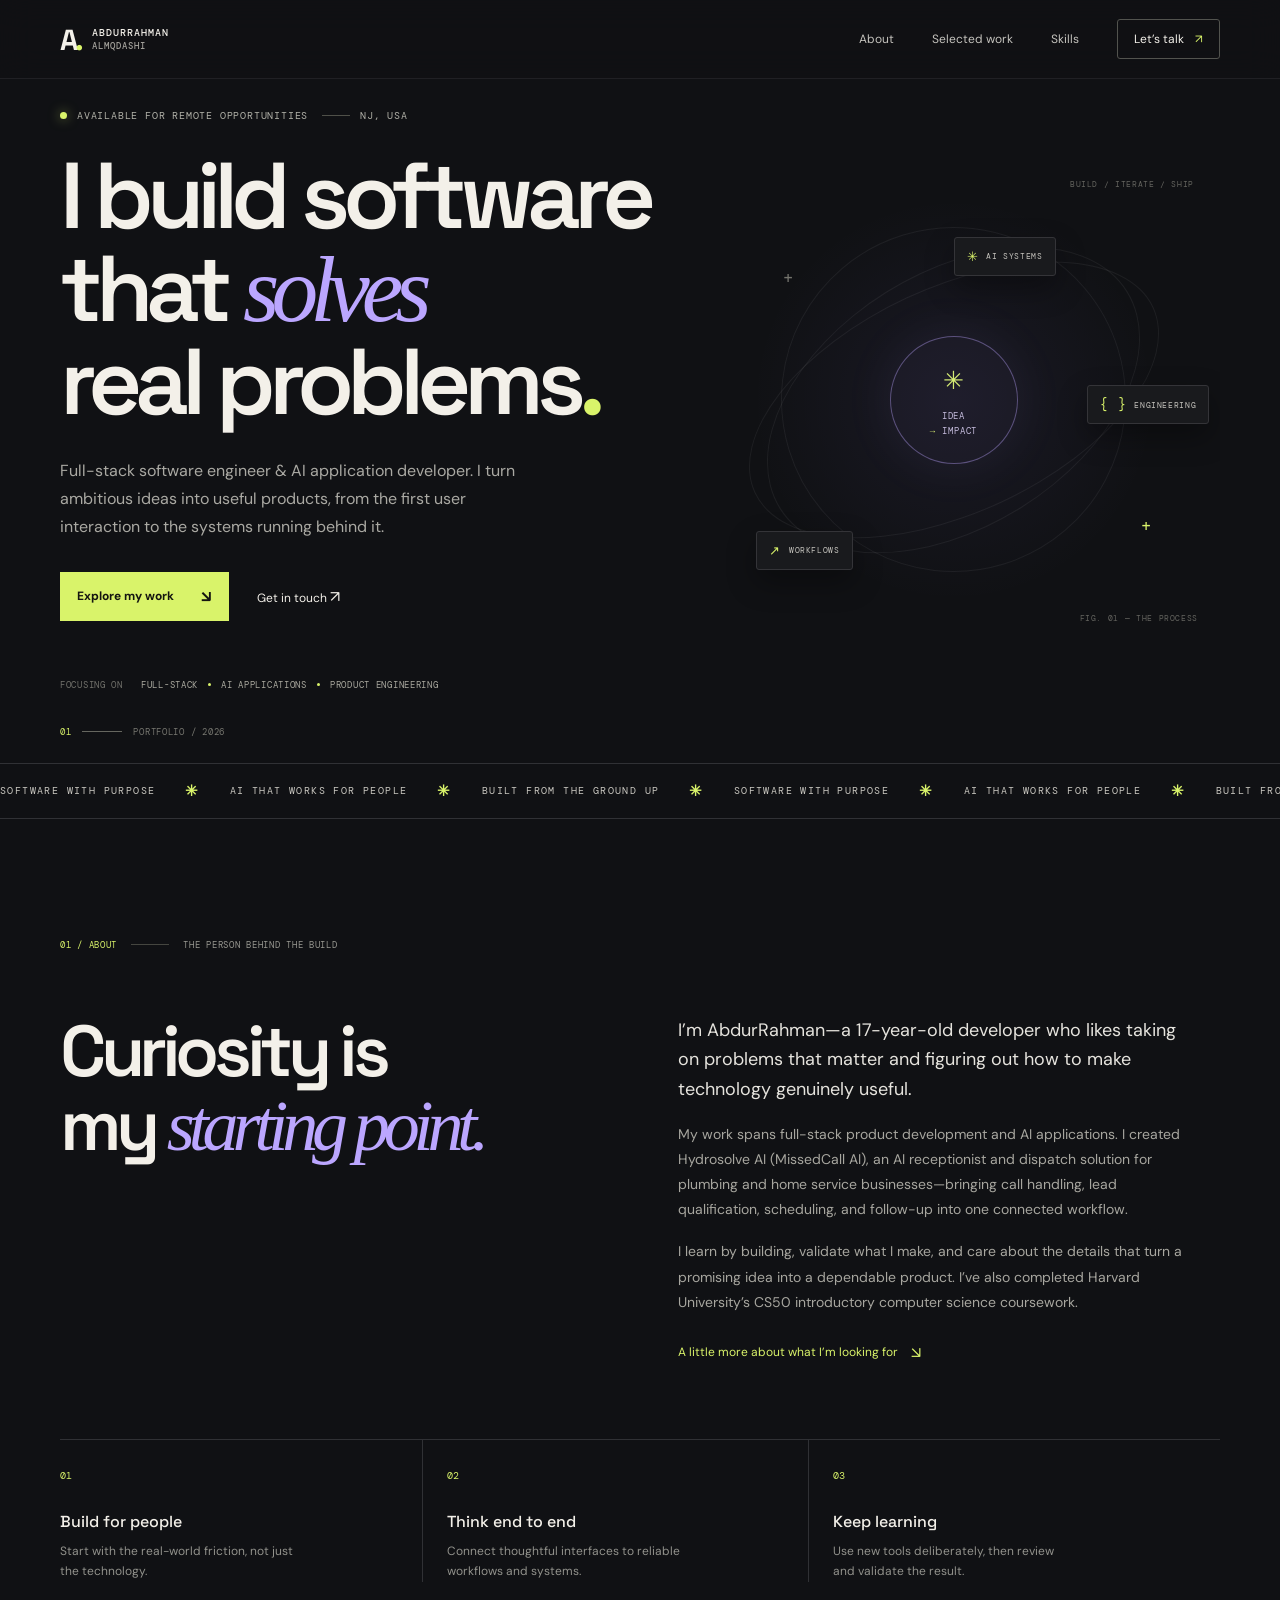
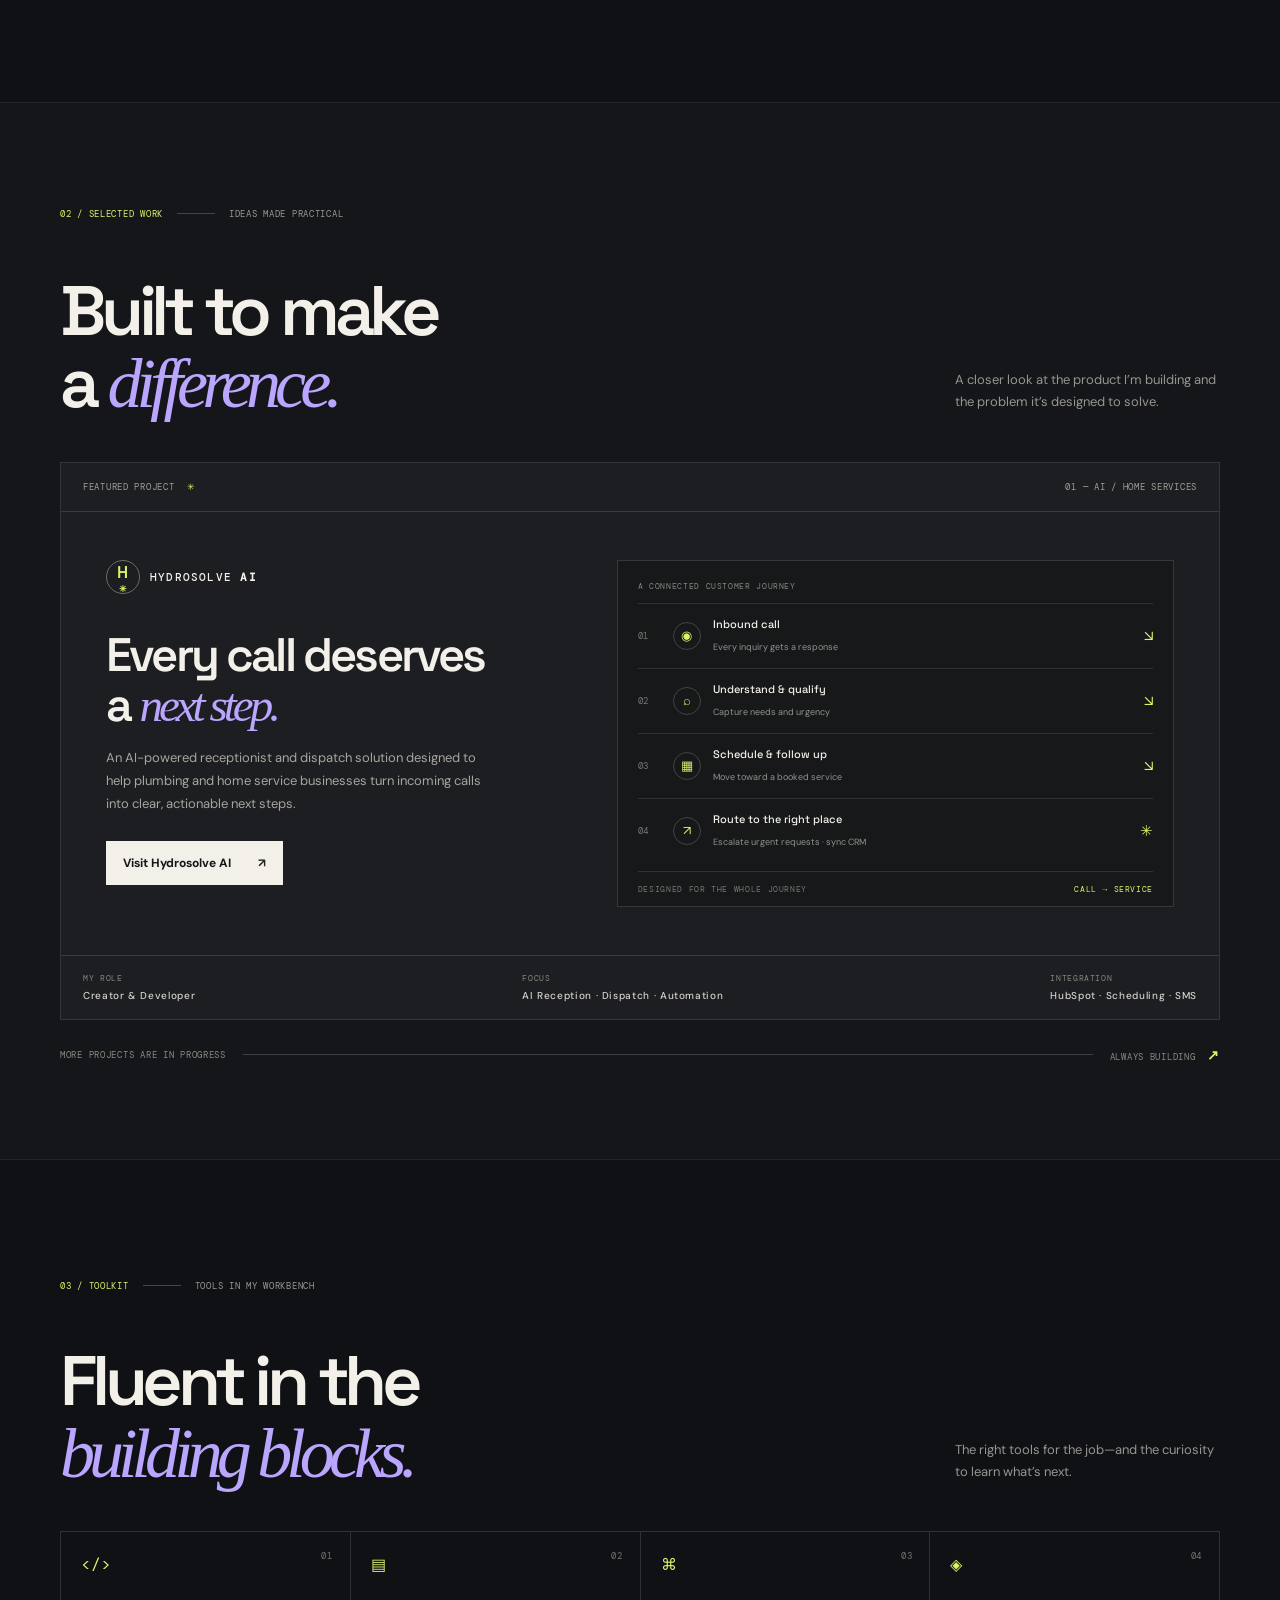
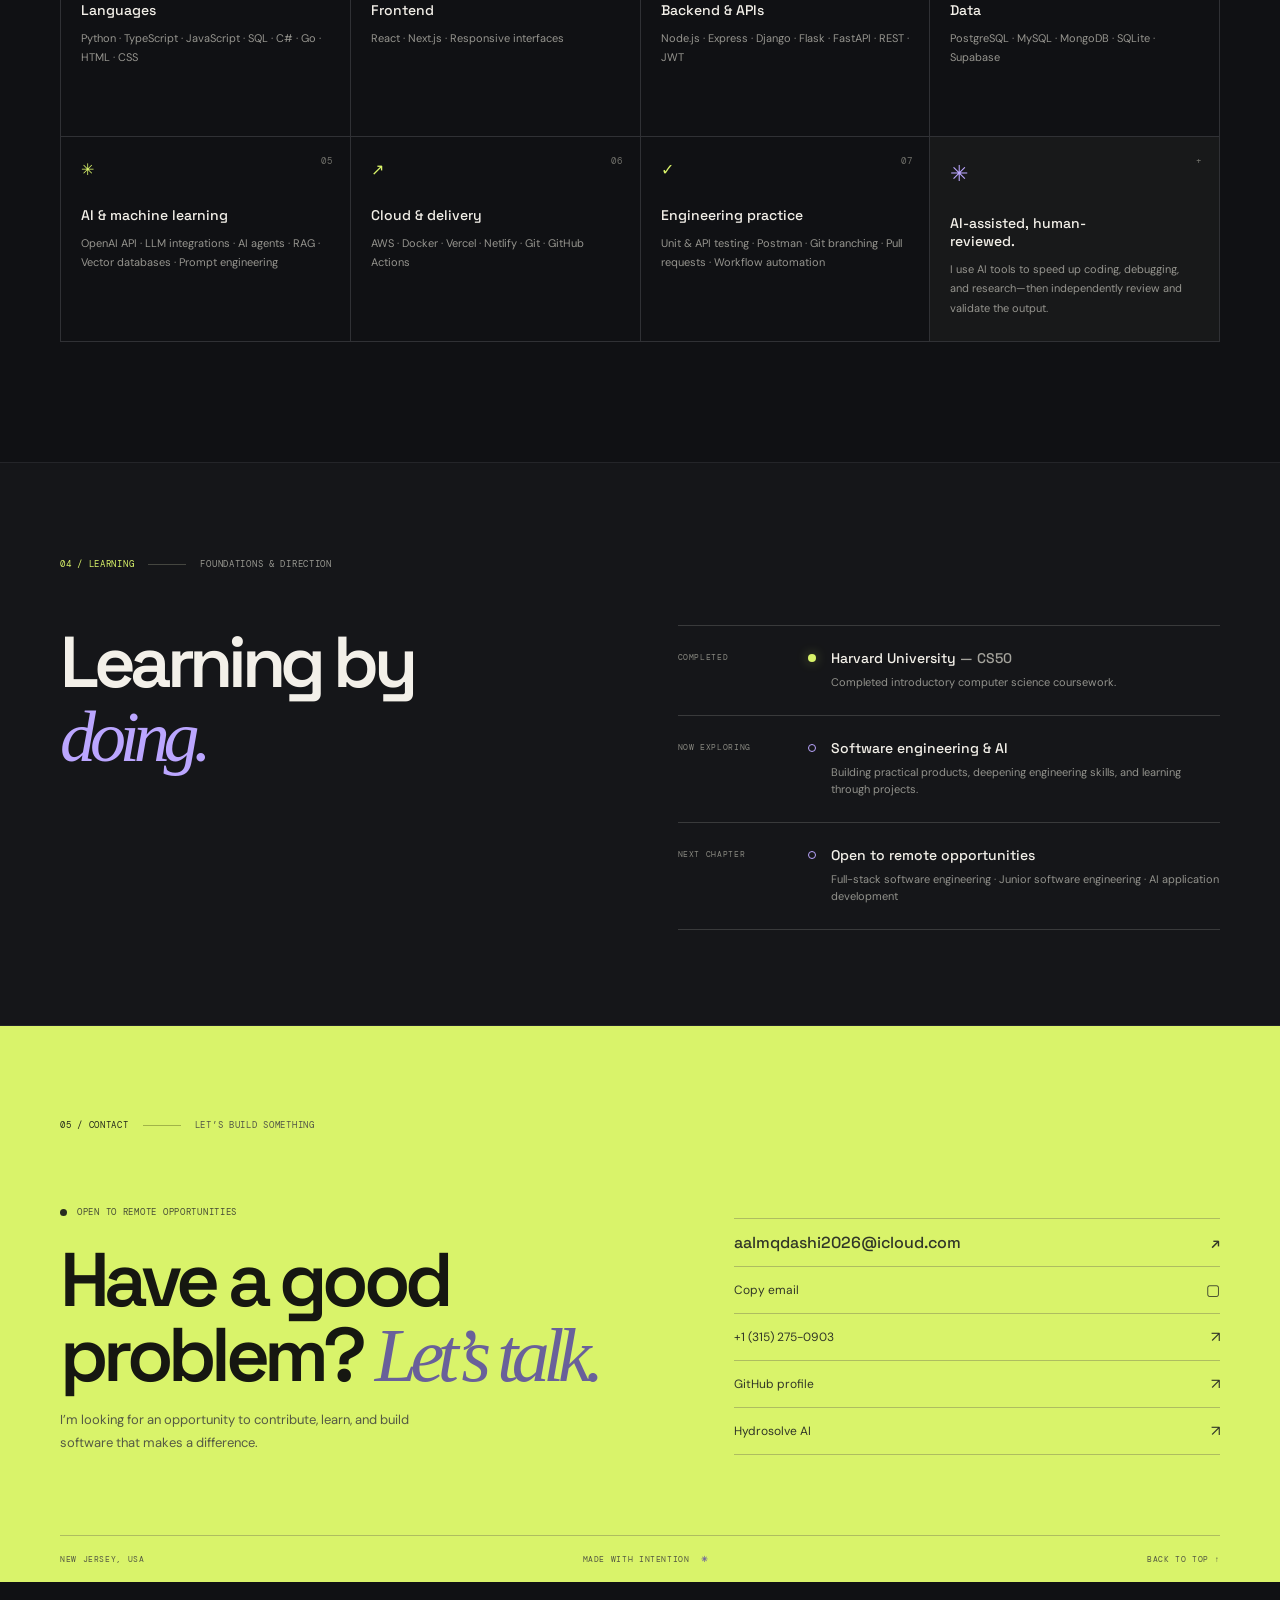
<file: index.html>
<!doctype html>
<html lang="en">
<head>
  <meta charset="utf-8">
  <meta name="viewport" content="width=device-width, initial-scale=1">
  <meta name="theme-color" content="#101114">
  <meta name="description" content="AbdurRahman Almqdashi is a full-stack software engineer and AI application developer building practical software and thoughtful AI workflows.">
  <title>AbdurRahman Almqdashi — Software Engineer & AI Builder</title>
  <link rel="preconnect" href="https://fonts.googleapis.com">
  <link rel="preconnect" href="https://fonts.gstatic.com" crossorigin>
  <link href="https://fonts.googleapis.com/css2?family=DM+Mono:wght@400;500&family=DM+Sans:wght@400;500;600;700&family=Space+Grotesk:wght@400;500;600;700&display=swap" rel="stylesheet">
  <link rel="stylesheet" href="styles.css">
  <script src="script.js" defer></script>
</head>
<body>
  <a class="skip-link" href="#main">Skip to content</a>
  <header class="site-header">
    <nav class="nav shell" aria-label="Main navigation">
      <a class="wordmark" href="#home" aria-label="AbdurRahman Almqdashi, home"><span class="mark">A<span>.</span></span><span class="wordmark-name">ABDURRAHMAN<br><small>ALMQDASHI</small></span></a>
      <button class="menu-toggle" aria-expanded="false" aria-controls="nav-links" aria-label="Open navigation"><span></span><span></span></button>
      <div class="nav-links" id="nav-links">
        <a href="#about">About</a><a href="#work">Selected work</a><a href="#skills">Skills</a><a href="#contact" class="nav-contact">Let’s talk <span aria-hidden="true">↗</span></a>
      </div>
    </nav>
  </header>

  <main id="main">
    <section class="hero shell" id="home" aria-labelledby="hero-title">
      <div class="hero-copy">
        <div class="eyebrow"><span class="status-dot"></span> AVAILABLE FOR REMOTE OPPORTUNITIES <span class="eyebrow-line"></span> NJ, USA</div>
        <h1 id="hero-title">I build software<br>that <span class="serif-accent">solves</span><br>real problems<span class="accent-dot">.</span></h1>
        <p class="hero-intro">Full-stack software engineer &amp; AI application developer. I turn ambitious ideas into useful products, from the first user interaction to the systems running behind it.</p>
        <div class="hero-actions"><a class="button button-primary" href="#work">Explore my work <span aria-hidden="true">↘</span></a><a class="text-link" href="mailto:aalmqdashi2026@icloud.com">Get in touch <span aria-hidden="true">↗</span></a></div>
        <div class="hero-meta"><span>FOCUSING ON</span><span>FULL-STACK</span><i></i><span>AI APPLICATIONS</span><i></i><span>PRODUCT ENGINEERING</span></div>
      </div>
      <div class="hero-art" aria-label="Abstract illustration representing connected software systems" role="img">
        <div class="art-orbit orbit-one"></div><div class="art-orbit orbit-two"></div><div class="art-orbit orbit-three"></div>
        <div class="art-core"><span class="core-spark">✳</span><span>IDEA<br><b>→</b> IMPACT</span></div>
        <div class="orbit-node node-ai"><span class="node-icon">✳</span><span>AI SYSTEMS</span></div>
        <div class="orbit-node node-code"><span class="node-icon">{ }</span><span>ENGINEERING</span></div>
        <div class="orbit-node node-flow"><span class="node-icon">↗</span><span>WORKFLOWS</span></div>
        <div class="art-label label-top">BUILD / ITERATE / SHIP</div><div class="art-label label-bottom">FIG. 01 — THE PROCESS</div>
        <span class="art-plus plus-one">+</span><span class="art-plus plus-two">+</span>
      </div>
      <div class="hero-index"><span>01</span><span class="index-line"></span><span>PORTFOLIO / 2026</span></div>
    </section>

    <section class="ticker" aria-label="Areas of focus"><div class="ticker-track"><span>SOFTWARE WITH PURPOSE</span><b>✳</b><span>AI THAT WORKS FOR PEOPLE</span><b>✳</b><span>BUILT FROM THE GROUND UP</span><b>✳</b><span>SOFTWARE WITH PURPOSE</span><b>✳</b><span>AI THAT WORKS FOR PEOPLE</span><b>✳</b><span>BUILT FROM THE GROUND UP</span><b>✳</b></div></section>

    <section class="section about shell" id="about">
      <div class="section-kicker"><span>01 / ABOUT</span><span class="kicker-rule"></span><span>THE PERSON BEHIND THE BUILD</span></div>
      <div class="about-grid"><h2>Curiosity is<br>my <span class="serif-accent">starting point.</span></h2><div class="about-copy"><p class="lead">I’m AbdurRahman—a 17-year-old developer who likes taking on problems that matter and figuring out how to make technology genuinely useful.</p><p>My work spans full-stack product development and AI applications. I created Hydrosolve AI (MissedCall AI), an AI receptionist and dispatch solution for plumbing and home service businesses—bringing call handling, lead qualification, scheduling, and follow-up into one connected workflow.</p><p>I learn by building, validate what I make, and care about the details that turn a promising idea into a dependable product. I’ve also completed Harvard University’s CS50 introductory computer science coursework.</p><a class="arrow-link" href="#contact">A little more about what I’m looking for <span>↘</span></a></div></div>
      <div class="principles"><article><span class="principle-no">01</span><h3>Build for people</h3><p>Start with the real-world friction, not just the technology.</p></article><article><span class="principle-no">02</span><h3>Think end to end</h3><p>Connect thoughtful interfaces to reliable workflows and systems.</p></article><article><span class="principle-no">03</span><h3>Keep learning</h3><p>Use new tools deliberately, then review and validate the result.</p></article></div>
    </section>

    <section class="section work-section" id="work">
      <div class="shell"><div class="section-kicker"><span>02 / SELECTED WORK</span><span class="kicker-rule"></span><span>IDEAS MADE PRACTICAL</span></div>
        <div class="work-heading"><h2>Built to make<br>a <span class="serif-accent">difference.</span></h2><p>A closer look at the product I’m building and the problem it’s designed to solve.</p></div>
        <article class="project-card">
          <div class="project-topline"><span>FEATURED PROJECT <span class="project-star">✳</span></span><span>01 — AI / HOME SERVICES</span></div>
          <div class="project-main"><div class="project-copy"><div class="project-brand"><span class="brand-symbol">H<span>✳</span></span><span>HYDROSOLVE <b>AI</b></span></div><h3>Every call deserves<br>a <span class="serif-accent">next step.</span></h3><p class="project-description">An AI-powered receptionist and dispatch solution designed to help plumbing and home service businesses turn incoming calls into clear, actionable next steps.</p><a class="button button-light" href="https://hydrosolveai.com" target="_blank" rel="noreferrer">Visit Hydrosolve AI <span aria-hidden="true">↗</span></a></div>
            <div class="workflow" aria-label="Hydrosolve AI workflow diagram"><div class="workflow-label">A CONNECTED CUSTOMER JOURNEY</div><div class="flow-step"><span class="flow-number">01</span><span class="flow-icon">◉</span><div><b>Inbound call</b><small>Every inquiry gets a response</small></div><span class="flow-check">↘</span></div><div class="flow-step"><span class="flow-number">02</span><span class="flow-icon">⌕</span><div><b>Understand &amp; qualify</b><small>Capture needs and urgency</small></div><span class="flow-check">↘</span></div><div class="flow-step"><span class="flow-number">03</span><span class="flow-icon">▦</span><div><b>Schedule &amp; follow up</b><small>Move toward a booked service</small></div><span class="flow-check">↘</span></div><div class="flow-step"><span class="flow-number">04</span><span class="flow-icon">↗</span><div><b>Route to the right place</b><small>Escalate urgent requests · sync CRM</small></div><span class="flow-check">✳</span></div><div class="workflow-foot"><span>DESIGNED FOR THE WHOLE JOURNEY</span><span>CALL → SERVICE</span></div></div>
          </div>
          <div class="project-bottom"><span>MY ROLE <b>Creator &amp; Developer</b></span><span>FOCUS <b>AI Reception · Dispatch · Automation</b></span><span>INTEGRATION <b>HubSpot · Scheduling · SMS</b></span></div>
        </article>
        <div class="next-project"><span>MORE PROJECTS ARE IN PROGRESS</span><span class="next-line"></span><span>ALWAYS BUILDING <b>↗</b></span></div>
      </div>
    </section>

    <section class="section skills shell" id="skills">
      <div class="section-kicker"><span>03 / TOOLKIT</span><span class="kicker-rule"></span><span>TOOLS IN MY WORKBENCH</span></div>
      <div class="skills-heading"><h2>Fluent in the<br><span class="serif-accent">building blocks.</span></h2><p>The right tools for the job—and the curiosity to learn what’s next.</p></div>
      <div class="skill-grid">
        <article class="skill-card"><span class="skill-index">01</span><span class="skill-icon">&lt;/&gt;</span><h3>Languages</h3><p>Python · TypeScript · JavaScript · SQL · C# · Go · HTML · CSS</p></article>
        <article class="skill-card"><span class="skill-index">02</span><span class="skill-icon">▤</span><h3>Frontend</h3><p>React · Next.js · Responsive interfaces</p></article>
        <article class="skill-card"><span class="skill-index">03</span><span class="skill-icon">⌘</span><h3>Backend &amp; APIs</h3><p>Node.js · Express · Django · Flask · FastAPI · REST · JWT</p></article>
        <article class="skill-card"><span class="skill-index">04</span><span class="skill-icon">◈</span><h3>Data</h3><p>PostgreSQL · MySQL · MongoDB · SQLite · Supabase</p></article>
        <article class="skill-card"><span class="skill-index">05</span><span class="skill-icon">✳</span><h3>AI &amp; machine learning</h3><p>OpenAI API · LLM integrations · AI agents · RAG · Vector databases · Prompt engineering</p></article>
        <article class="skill-card"><span class="skill-index">06</span><span class="skill-icon">↗</span><h3>Cloud &amp; delivery</h3><p>AWS · Docker · Vercel · Netlify · Git · GitHub Actions</p></article>
        <article class="skill-card"><span class="skill-index">07</span><span class="skill-icon">✓</span><h3>Engineering practice</h3><p>Unit &amp; API testing · Postman · Git branching · Pull requests · Workflow automation</p></article>
        <article class="skill-card skill-note"><span class="skill-index">+</span><span class="note-asterisk">✳</span><h3>AI-assisted, human-reviewed.</h3><p>I use AI tools to speed up coding, debugging, and research—then independently review and validate the output.</p></article>
      </div>
    </section>

    <section class="section path-section"><div class="shell"><div class="section-kicker"><span>04 / LEARNING</span><span class="kicker-rule"></span><span>FOUNDATIONS &amp; DIRECTION</span></div><div class="path-grid"><h2>Learning by<br><span class="serif-accent">doing.</span></h2><div class="path-items"><article class="path-item"><span class="path-date">COMPLETED</span><div><span class="path-dot"></span><h3>Harvard University <span>— CS50</span></h3><p>Completed introductory computer science coursework.</p></div></article><article class="path-item"><span class="path-date">NOW EXPLORING</span><div><span class="path-dot path-dot-open"></span><h3>Software engineering &amp; AI</h3><p>Building practical products, deepening engineering skills, and learning through projects.</p></div></article><article class="path-item"><span class="path-date">NEXT CHAPTER</span><div><span class="path-dot path-dot-open"></span><h3>Open to remote opportunities</h3><p>Full-stack software engineering · Junior software engineering · AI application development</p></div></article></div></div></div></section>

    <section class="contact-section" id="contact"><div class="shell contact-inner"><div class="section-kicker"><span>05 / CONTACT</span><span class="kicker-rule"></span><span>LET’S BUILD SOMETHING</span></div><div class="contact-content"><div><div class="eyebrow contact-eyebrow"><span class="status-dot"></span> OPEN TO REMOTE OPPORTUNITIES</div><h2>Have a good<br>problem? <span class="serif-accent">Let’s talk.</span></h2><p>I’m looking for an opportunity to contribute, learn, and build software that makes a difference.</p></div><div class="contact-links"><a class="contact-email" href="mailto:aalmqdashi2026@icloud.com">aalmqdashi2026@icloud.com <span>↗</span></a><button class="copy-email" type="button" data-email="aalmqdashi2026@icloud.com">Copy email <span aria-hidden="true">▢</span></button><a href="tel:+13152750903">+1 (315) 275-0903 <span>↗</span></a><a href="https://github.com/aalmqdashi2026-crypto" target="_blank" rel="noreferrer">GitHub profile <span>↗</span></a><a href="https://hydrosolveai.com" target="_blank" rel="noreferrer">Hydrosolve AI <span>↗</span></a></div></div><div class="contact-bottom"><span>NEW JERSEY, USA</span><span>MADE WITH INTENTION <b>✳</b></span><a href="#home">BACK TO TOP ↑</a></div></div></section>
  </main>
  <footer class="footer"><div class="shell"><span>© <span id="year">2026</span> ABDURRAHMAN ALMQDASHI</span><span>DESIGNED TO KEEP BUILDING <b>↗</b></span></div></footer>
  <div class="toast" role="status" aria-live="polite"></div>
</body>
</html>
</file>
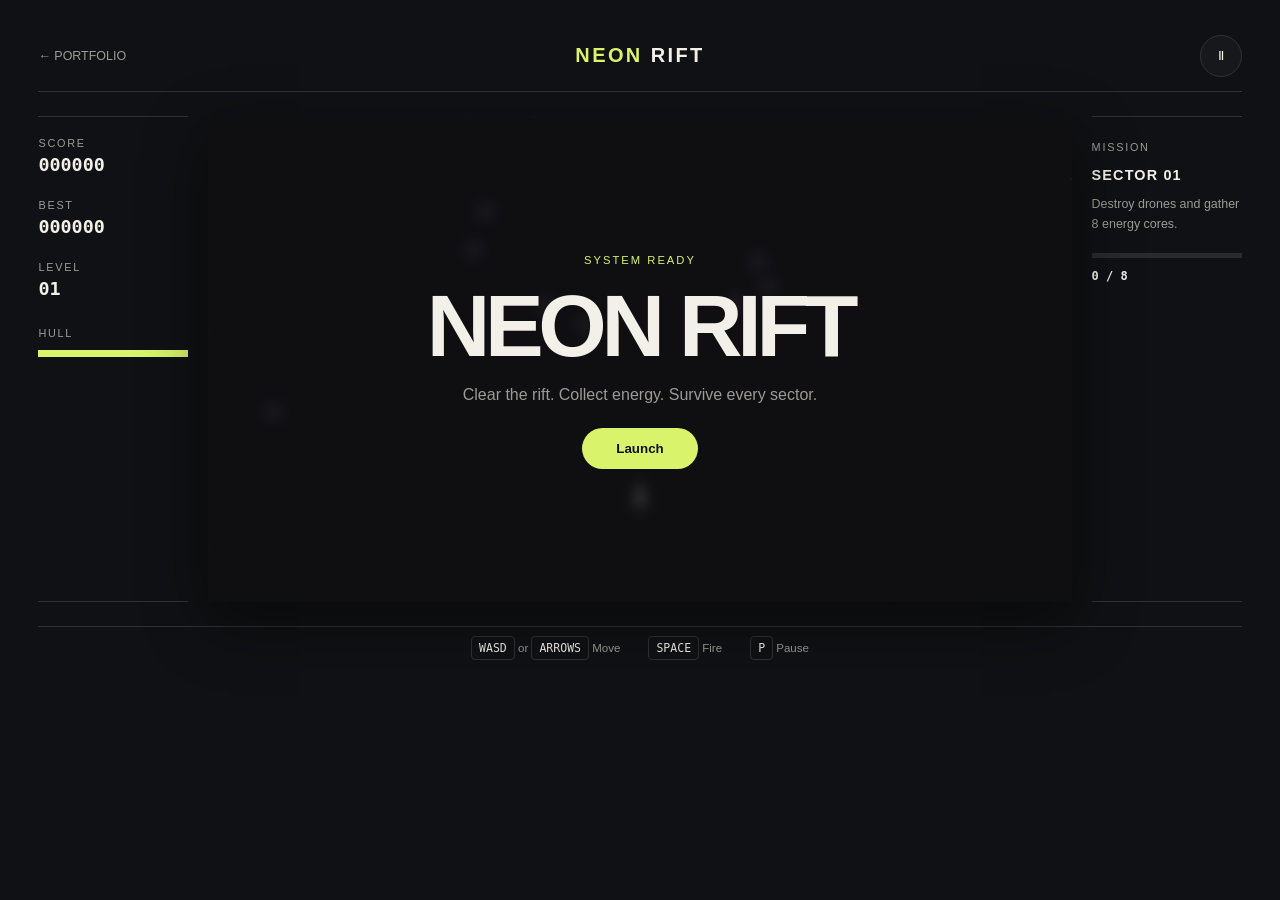
<file: game/index.html>
<!doctype html>
<html lang="en">
<head>
  <meta charset="utf-8">
  <meta name="viewport" content="width=device-width, initial-scale=1">
  <meta name="theme-color" content="#101114">
  <title>Neon Rift — 2D Arcade Game</title>
  <link rel="stylesheet" href="game.css">
  <script src="game.js" defer></script>
</head>
<body>
  <main class="game-shell">
    <header class="game-header">
      <a class="back" href="../index.html">← Portfolio</a>
      <div class="brand"><span>NEON</span> RIFT</div>
      <button id="pauseButton" class="icon-button" type="button" aria-label="Pause game">Ⅱ</button>
    </header>

    <section class="game-layout">
      <aside class="stats" aria-label="Game status">
        <div class="stat"><span>SCORE</span><strong id="score">000000</strong></div>
        <div class="stat"><span>BEST</span><strong id="best">000000</strong></div>
        <div class="stat"><span>LEVEL</span><strong id="level">01</strong></div>
        <div class="health-wrap"><span>HULL</span><div class="health-bar"><i id="healthBar"></i></div></div>
      </aside>

      <div class="canvas-wrap">
        <canvas id="gameCanvas" width="960" height="540" aria-label="Neon Rift game area"></canvas>
        <div id="overlay" class="overlay">
          <p id="overlayKicker">SYSTEM READY</p>
          <h1 id="overlayTitle">NEON RIFT</h1>
          <p id="overlayText">Clear the rift. Collect energy. Survive every sector.</p>
          <button id="startButton" type="button">Launch</button>
        </div>
      </div>

      <aside class="mission">
        <span>MISSION</span>
        <h2 id="missionTitle">SECTOR 01</h2>
        <p id="missionText">Destroy drones and gather 8 energy cores.</p>
        <div class="progress"><i id="progressBar"></i></div>
        <strong id="progressText">0 / 8</strong>
      </aside>
    </section>

    <footer class="controls">
      <span><kbd>WASD</kbd> or <kbd>ARROWS</kbd> Move</span>
      <span><kbd>SPACE</kbd> Fire</span>
      <span><kbd>P</kbd> Pause</span>
    </footer>

    <div class="touch-controls" aria-label="Touch controls">
      <div class="touch-dpad">
        <button data-key="ArrowUp" aria-label="Move up">▲</button>
        <button data-key="ArrowLeft" aria-label="Move left">◀</button>
        <button data-key="ArrowDown" aria-label="Move down">▼</button>
        <button data-key="ArrowRight" aria-label="Move right">▶</button>
      </div>
      <button class="touch-fire" data-key="Space" aria-label="Fire">FIRE</button>
    </div>
  </main>
</body>
</html>
</file>
<file: styles.css>
@import url('https://fonts.googleapis.com/css2?family=DM+Mono:wght@400;500&family=DM+Sans:wght@400;500;600;700&family=Space+Grotesk:wght@400;500;600;700&display=swap');
:root{--ink:#f3f0e9;--muted:#a19f99;--dim:#777771;--bg:#101114;--panel:#17181b;--line:#303135;--lime:#d9f36a;--purple:#bba6ff;--sans:'DM Sans',sans-serif;--display:'Space Grotesk',sans-serif;--mono:'DM Mono',monospace}*{box-sizing:border-box}html{scroll-behavior:smooth;scroll-padding-top:82px}body{margin:0;background:var(--bg);color:var(--ink);font-family:var(--sans);font-size:15px;-webkit-font-smoothing:antialiased}a{color:inherit;text-decoration:none}button{font:inherit}.shell{width:min(1160px,calc(100% - 64px));margin-inline:auto}.skip-link{position:absolute;left:16px;top:-60px;z-index:20;background:var(--lime);color:#101114;padding:12px}.skip-link:focus{top:12px}.site-header{position:sticky;z-index:10;top:0;background:rgba(16,17,20,.88);backdrop-filter:blur(16px);border-bottom:1px solid rgba(255,255,255,.07)}.nav{height:78px;display:flex;align-items:center;justify-content:space-between}.wordmark{display:flex;align-items:center;gap:11px}.mark{font:700 29px var(--display);letter-spacing:-3px}.mark span{color:var(--lime)}.wordmark-name{font:500 10px/1.35 var(--mono);letter-spacing:1px}.wordmark-name small{color:var(--muted);font-size:9px}.nav-links{display:flex;align-items:center;gap:38px;font-size:12px;color:#c5c3bd}.nav-links a:not(.nav-contact):hover,.text-link:hover,.arrow-link:hover{color:var(--lime)}.nav-contact{border:1px solid #52534e;padding:11px 16px;border-radius:3px;color:var(--ink)}.nav-contact span{color:var(--lime);margin-left:8px}.menu-toggle{display:none}.hero{position:relative;min-height:666px;display:grid;grid-template-columns:1fr .85fr;align-items:center;padding-top:30px;padding-bottom:72px}.hero-copy{position:relative;z-index:1}.eyebrow,.section-kicker,.hero-meta,.hero-index,.art-label,.orbit-node,.project-topline,.workflow-label,.workflow-foot,.project-bottom,.next-project,.skill-index,.path-date,.contact-bottom,.footer{font:10px var(--mono);letter-spacing:.08em}.eyebrow{display:flex;align-items:center;gap:10px;color:#b1b1a8}.status-dot{width:7px;height:7px;border-radius:50%;background:var(--lime);box-shadow:0 0 12px #d9f36a88}.eyebrow-line{height:1px;width:28px;background:#4f5049;margin-left:4px}.hero h1,.section h2,.contact-section h2{font:600 clamp(56px,7.3vw,96px)/.99 var(--display);letter-spacing:-.075em;margin:28px 0}.serif-accent{font-family:Georgia,serif;font-weight:400;font-style:italic;letter-spacing:-.085em;color:var(--purple)}.accent-dot{color:var(--lime)}.hero-intro{max-width:465px;color:#aaa9a3;font-size:16px;line-height:1.75}.hero-actions{display:flex;align-items:center;gap:28px;margin-top:31px}.button{display:inline-flex;align-items:center;gap:27px;padding:14px 17px;font-size:12px;font-weight:700;transition:transform .2s,background .2s}.button:hover{transform:translateY(-2px)}.button-primary{color:#141510;background:var(--lime)}.button-primary span,.text-link span,.arrow-link span{font-size:16px}.text-link{font-size:12px}.hero-meta{display:flex;align-items:center;gap:10px;margin-top:58px;color:#aaa99f;font-size:9px}.hero-meta>span:first-child{color:#71716b;margin-right:8px}.hero-meta i{width:3px;height:3px;border-radius:50%;background:var(--lime)}.hero-art{height:490px;position:relative;display:grid;place-items:center;overflow:hidden}.hero-art:before{content:'';position:absolute;width:420px;height:420px;background:radial-gradient(circle,#9983ff13 0,transparent 68%)}.art-orbit{position:absolute;border:1px solid #ffffff0f;border-radius:50%;transform:rotate(-25deg)}.orbit-one{width:440px;height:226px}.orbit-two{width:345px;height:345px;transform:rotate(28deg)}.orbit-three{width:255px;height:410px;transform:rotate(58deg)}.art-core{width:128px;height:128px;border:1px solid #bba6ff66;border-radius:50%;display:grid;place-content:center;text-align:center;gap:6px;color:#c8c0db;font:9px/1.7 var(--mono);letter-spacing:.1em;background:#bba6ff08;box-shadow:0 0 55px #bba6ff12}.core-spark{font-size:25px;color:var(--lime)}.art-core b{color:var(--lime)}.orbit-node{position:absolute;display:flex;gap:8px;align-items:center;background:#191a1d;border:1px solid #343438;border-radius:3px;padding:10px 12px;color:#c6c4be;font-size:8px;box-shadow:0 12px 30px #0005}.node-icon{color:var(--lime);font-size:13px}.node-ai{top:82px;left:50%}.node-code{top:47%;right:2%}.node-flow{bottom:75px;left:13%}.art-label{position:absolute;color:#64645f;font-size:8px}.label-top{top:24px;right:26px}.label-bottom{bottom:22px;right:22px}.art-plus{position:absolute;color:#74746d;font:17px var(--mono)}.plus-one{top:23%;left:18%}.plus-two{right:13%;bottom:22%;color:var(--lime)}.hero-index{position:absolute;bottom:25px;left:0;display:flex;align-items:center;gap:11px;color:#76766f;font-size:9px}.hero-index>span:first-child{color:var(--lime)}.index-line{width:40px;height:1px;background:#65665f}.ticker{overflow:hidden;border-block:1px solid var(--line);padding:17px 0;color:#c9c7c0}.ticker-track{display:flex;align-items:center;justify-content:space-around;min-width:1000px;gap:30px;white-space:nowrap;font:10px var(--mono);letter-spacing:.14em}.ticker b{color:var(--lime);font-size:15px}.section{padding-top:120px;padding-bottom:120px}.section-kicker{display:flex;align-items:center;gap:14px;color:#989891;font-size:9px}.section-kicker span:first-child{color:var(--lime)}.kicker-rule{height:1px;width:38px;background:#454640}.about-grid{display:grid;grid-template-columns:1fr 1fr;gap:75px;margin-top:63px}.section h2{font-size:clamp(47px,6vw,72px);line-height:1.03;margin:0}.about-copy{max-width:510px;padding-top:2px}.about-copy p{color:#a7a69f;line-height:1.8;font-size:14px;margin:0 0 17px}.about-copy p.lead{font-size:18px;color:#e5e3dd;line-height:1.65}.arrow-link{display:inline-flex;align-items:center;gap:13px;margin-top:10px;color:var(--lime);font-size:12px}.principles{display:grid;grid-template-columns:repeat(3,1fr);margin-top:76px;border-top:1px solid var(--line)}.principles article{padding:24px 23px 0 0;border-right:1px solid var(--line);margin-right:24px}.principles article:last-child{border-right:0;margin-right:0}.principle-no{font:10px var(--mono);color:var(--lime)}.principles h3,.skill-card h3{font:500 16px var(--display);margin:27px 0 9px}.principles p{color:#92928c;font-size:12px;line-height:1.7;max-width:245px;margin:0}.work-section{background:#151619;border-block:1px solid #242529;padding-top:105px;padding-bottom:95px}.work-heading,.skills-heading{display:flex;align-items:end;justify-content:space-between;margin:55px 0 42px}.work-heading h2,.skills-heading h2{font-size:clamp(48px,6vw,70px)}.work-heading>p,.skills-heading>p{max-width:265px;color:#96958f;font-size:13px;line-height:1.7;margin:0 0 7px}.project-card{background:#1d1e21;border:1px solid #343538}.project-topline{display:flex;justify-content:space-between;padding:18px 22px;border-bottom:1px solid #393a3b;color:#9f9e98;font-size:9px}.project-star{color:var(--lime);margin-left:7px}.project-main{display:grid;grid-template-columns:.9fr 1.1fr;gap:55px;padding:48px 45px}.project-brand{display:flex;align-items:center;gap:10px;font:500 11px var(--mono);letter-spacing:.11em}.project-brand>b{color:var(--lime)}.brand-symbol{display:grid;place-items:center;width:34px;height:34px;border:1px solid #6c6d63;color:var(--lime);font:600 17px var(--display);border-radius:50%}.brand-symbol span{font-size:9px;margin-left:1px}.project-copy h3{font:600 clamp(34px,4vw,47px)/1.07 var(--display);letter-spacing:-.06em;margin:36px 0 17px}.project-description{max-width:380px;color:#a6a59f;line-height:1.75;font-size:13px;margin:0 0 25px}.button-light{background:var(--ink);color:#151619}.button-light span{color:#252622}.workflow{background:#17181a;border:1px solid #36373a;padding:20px 20px 12px}.workflow-label{font-size:8px;color:#86867f;margin-bottom:12px}.flow-step{display:grid;grid-template-columns:25px 30px 1fr 18px;align-items:center;gap:10px;padding:13px 0;border-top:1px solid #303135}.flow-number{font:9px var(--mono);color:#777770}.flow-icon{display:grid;place-items:center;width:28px;height:28px;border:1px solid #44453f;color:var(--lime);border-radius:50%;font-size:13px}.flow-step b{display:block;font:500 11px var(--display);margin-bottom:4px}.flow-step small{font-size:9px;color:#92928c}.flow-check{color:var(--lime);font-size:15px;text-align:right}.workflow-foot{display:flex;justify-content:space-between;margin-top:8px;padding-top:12px;border-top:1px solid #303135;color:#777770;font-size:8px}.workflow-foot span:last-child{color:var(--lime)}.project-bottom{display:flex;justify-content:space-between;gap:14px;padding:17px 22px;border-top:1px solid #393a3b;color:#85857e;font-size:8px}.project-bottom span{display:grid;gap:6px}.project-bottom b{font:10px var(--sans);font-weight:500;color:#d4d2cb}.next-project{display:flex;align-items:center;gap:17px;margin-top:26px;color:#898982;font-size:9px}.next-line{height:1px;background:#3e3f40;flex:1}.next-project b{color:var(--lime);font-size:14px;margin-left:6px}.skills-heading{margin-top:53px;margin-bottom:41px}.skill-grid{display:grid;grid-template-columns:repeat(4,1fr);border-top:1px solid var(--line);border-left:1px solid var(--line)}.skill-card{position:relative;min-height:205px;padding:22px 20px;border-right:1px solid var(--line);border-bottom:1px solid var(--line);transition:background .2s}.skill-card:hover{background:#18191c}.skill-index{position:absolute;right:17px;top:18px;color:#73736d;font-size:9px}.skill-icon{color:var(--lime);font:16px var(--mono)}.skill-card h3{margin:26px 0 10px;font-size:14px}.skill-card p{color:#96958f;font-size:11px;line-height:1.75;margin:0}.skill-note{background:#18191a}.note-asterisk{color:var(--purple);font-size:22px}.skill-note h3{max-width:180px}.path-section{background:#151619;border-block:1px solid #242529;padding:95px 0}.path-grid{display:grid;grid-template-columns:1fr 1fr;gap:75px;margin-top:55px}.path-items{border-top:1px solid #393a3b}.path-item{display:grid;grid-template-columns:112px 1fr;gap:18px;padding:23px 0;border-bottom:1px solid #393a3b}.path-date{color:#888880;font-size:8px;padding-top:3px}.path-item>div{position:relative;padding-left:23px}.path-dot{position:absolute;top:5px;left:0;width:8px;height:8px;border-radius:50%;background:var(--lime);box-shadow:0 0 12px #d9f36666}.path-dot-open{background:transparent;border:1px solid var(--purple);box-shadow:none}.path-item h3{font:500 14px var(--display);margin:0 0 7px}.path-item h3 span{color:#a4a39c}.path-item p{font-size:11px;color:#92928c;line-height:1.6;margin:0}.contact-section{padding:93px 0 0;background:#d9f36a;color:#161711}.contact-section .section-kicker{color:#525646}.contact-section .section-kicker span:first-child{color:#24291b}.contact-section .kicker-rule{background:#a1b349}.contact-content{display:grid;grid-template-columns:1.1fr .9fr;gap:80px;padding:75px 0 68px}.contact-eyebrow{color:#484d36;font-size:9px}.contact-eyebrow .status-dot{background:#282b20;box-shadow:none}.contact-section h2{font-size:clamp(49px,6vw,76px);margin:24px 0 16px}.contact-section .serif-accent{color:#69609a}.contact-content>div:first-child>p{max-width:385px;color:#555a44;line-height:1.7;font-size:13px}.contact-links{align-self:center;display:flex;flex-direction:column;border-top:1px solid #aebd60}.contact-links>a,.copy-email{display:flex;justify-content:space-between;align-items:center;padding:13px 0;border-bottom:1px solid #aebd60;color:#313627;font-size:12px;text-align:left}.contact-links>a span,.copy-email span{font-size:15px}.contact-links .contact-email{font:500 16px var(--display)}.copy-email{width:100%;background:none;border-left:0;border-right:0;border-top:0;cursor:pointer}.copy-email:hover,.contact-links>a:hover{color:#7466a7}.contact-bottom{display:flex;justify-content:space-between;padding:18px 0;border-top:1px solid #aebd60;color:#535843;font-size:8px}.contact-bottom b{color:#71679a;margin-left:6px}.footer{padding:18px 0;color:#73736d;font-size:8px}.footer .shell{display:flex;justify-content:space-between}.footer b{color:var(--lime);margin-left:5px}.toast{position:fixed;bottom:24px;left:50%;transform:translate(-50%,20px);padding:12px 18px;background:var(--ink);color:var(--bg);font-size:12px;border-radius:3px;opacity:0;pointer-events:none;transition:opacity .2s,transform .2s;z-index:30}.toast.visible{opacity:1;transform:translate(-50%,0)}:focus-visible{outline:2px solid var(--lime);outline-offset:4px}
@media(max-width:850px){.hero{grid-template-columns:1fr .7fr;min-height:610px}.hero h1{font-size:70px}.hero-art{transform:scale(.86);margin-left:-35px}.hero-meta{flex-wrap:wrap;max-width:400px;row-gap:12px}.project-main{gap:28px;padding:35px 28px}.skill-grid{grid-template-columns:repeat(2,1fr)}.about-grid,.path-grid{gap:42px}.contact-content{gap:45px}}
@media(max-width:650px){.shell{width:calc(100% - 40px)}.nav{height:68px}.menu-toggle{display:flex;width:38px;height:38px;flex-direction:column;justify-content:center;align-items:center;gap:6px;background:transparent;border:1px solid #3d3e40;border-radius:3px;color:var(--ink);cursor:pointer}.menu-toggle span{width:15px;height:1px;background:var(--ink);transition:transform .2s}.menu-toggle[aria-expanded=true] span:first-child{transform:translateY(3.5px) rotate(45deg)}.menu-toggle[aria-expanded=true] span:last-child{transform:translateY(-3.5px) rotate(-45deg)}.nav-links{display:none;position:absolute;top:67px;left:0;right:0;flex-direction:column;align-items:stretch;gap:0;padding:10px 20px 18px;background:#141518;border-bottom:1px solid var(--line)}.nav-links.open{display:flex}.nav-links a{padding:13px 0}.nav-links .nav-contact{margin-top:8px;text-align:center}.hero{display:flex;flex-direction:column;align-items:stretch;min-height:auto;padding-top:77px;padding-bottom:75px}.hero h1{font-size:clamp(57px,14vw,82px);margin-top:24px}.hero-intro{font-size:14px;max-width:450px}.hero-meta{margin-top:37px;font-size:8px}.hero-art{height:340px;width:100%;transform:scale(.84);margin:-3px 0 -18px}.orbit-one{width:390px}.orbit-two{width:300px;height:300px}.orbit-three{height:360px}.node-ai{top:45px}.node-flow{bottom:50px;left:9%}.label-top{top:0}.label-bottom{bottom:3px}.hero-index{bottom:23px}.section{padding-top:83px;padding-bottom:83px}.section-kicker{font-size:8px;gap:9px}.kicker-rule{width:20px}.about-grid,.path-grid{grid-template-columns:1fr;gap:27px;margin-top:40px}.section h2{font-size:54px}.about-copy p.lead{font-size:16px}.about-copy p{font-size:13px}.principles{margin-top:49px;grid-template-columns:1fr}.principles article{display:grid;grid-template-columns:35px 1fr;padding:16px 0;margin:0;border-right:0;border-bottom:1px solid var(--line)}.principles h3{margin:0 0 6px}.principle-no{grid-row:span 2}.principles p{grid-column:2}.work-section{padding-top:78px;padding-bottom:70px}.work-heading,.skills-heading{display:block;margin:40px 0 28px}.work-heading h2,.skills-heading h2{font-size:52px}.work-heading>p,.skills-heading>p{margin-top:16px}.project-topline{font-size:7px;padding:15px 13px}.project-main{grid-template-columns:1fr;padding:25px 19px;gap:27px}.project-copy h3{margin:25px 0 13px;font-size:39px}.project-description{font-size:12px}.workflow{padding:15px 12px 10px}.flow-step{grid-template-columns:20px 27px 1fr 15px;gap:7px}.flow-step small{font-size:8px}.project-bottom{display:grid;grid-template-columns:1fr 1fr;padding:15px 13px}.project-bottom b{font-size:9px}.next-project{font-size:7px;gap:9px}.skills .section-kicker{font-size:8px}.skill-grid{grid-template-columns:1fr 1fr}.skill-card{min-height:185px;padding:17px 13px}.skill-card h3{font-size:12px}.skill-card p{font-size:10px}.skill-index{right:11px;top:14px}.path-section{padding:76px 0}.path-grid{margin-top:38px}.path-item{grid-template-columns:88px 1fr;gap:6px}.path-date{font-size:7px}.contact-section{padding-top:73px}.contact-content{grid-template-columns:1fr;gap:30px;padding:48px 0}.contact-section h2{font-size:55px}.contact-bottom{font-size:7px;gap:8px}.footer{font-size:7px}.ticker-track{justify-content:flex-start}.hero-meta>span:first-child{width:100%}}
@media(max-width:370px){.shell{width:calc(100% - 32px)}.hero h1{font-size:54px}.skill-grid{grid-template-columns:1fr}.skill-card{min-height:155px}.contact-bottom{flex-wrap:wrap}.contact-bottom>*{width:45%}}
@media(prefers-reduced-motion:reduce){*,*::before,*::after{scroll-behavior:auto!important;transition:none!important;animation:none!important}}
</file>
<file: game/game.css>
:root{--ink:#f3f0e9;--muted:#9c9b95;--bg:#101114;--panel:#17181b;--line:#303135;--lime:#d9f36a;--purple:#bba6ff}*{box-sizing:border-box}body{margin:0;background:var(--bg);color:var(--ink);font-family:"DM Sans",Arial,sans-serif}.game-shell{min-height:100vh;padding:20px 3vw}.game-header{height:72px;display:grid;grid-template-columns:1fr auto 1fr;align-items:center;border-bottom:1px solid var(--line)}.back{color:var(--muted);text-decoration:none;font-size:.78rem;text-transform:uppercase}.back:hover{color:var(--lime)}.brand{font-family:"Space Grotesk",Arial,sans-serif;font-size:1.25rem;font-weight:700;letter-spacing:.12em}.brand span{color:var(--lime)}.icon-button{justify-self:end;width:42px;height:42px;border:1px solid var(--line);background:var(--panel);color:var(--ink);border-radius:50%;cursor:pointer}.game-layout{display:grid;grid-template-columns:150px minmax(0,960px) 150px;gap:20px;justify-content:center;align-items:center;padding:24px 0}.stats,.mission{align-self:stretch;border-top:1px solid var(--line);border-bottom:1px solid var(--line);padding:20px 0}.stat{display:flex;flex-direction:column;margin-bottom:24px}.stat span,.health-wrap>span,.mission>span{color:var(--muted);font-size:.68rem;letter-spacing:.16em}.stat strong{font-family:"DM Mono",monospace;font-size:1.15rem;margin-top:5px}.health-wrap{margin-top:8px}.health-bar{height:7px;background:#292a2d;margin-top:9px}.health-bar i{display:block;width:100%;height:100%;background:var(--lime);transition:.2s}.canvas-wrap{position:relative;width:100%;aspect-ratio:16/9;background:#090a0c;box-shadow:0 20px 60px #0007;overflow:hidden}canvas{display:block;width:100%;height:100%;image-rendering:auto}.overlay{position:absolute;inset:0;display:flex;flex-direction:column;align-items:center;justify-content:center;text-align:center;background:#101114df;backdrop-filter:blur(6px);transition:.2s}.overlay.hidden{opacity:0;pointer-events:none}.overlay p{color:var(--muted);margin:.35rem 0}.overlay #overlayKicker{color:var(--lime);font-size:.7rem;letter-spacing:.18em}.overlay h1{font-size:clamp(2.5rem,7vw,5.5rem);margin:.2rem 0;letter-spacing:-.06em}.overlay button{margin-top:18px;border:0;border-radius:999px;padding:13px 34px;background:var(--lime);color:#101114;font-weight:800;cursor:pointer}.mission h2{font-size:.9rem;letter-spacing:.08em}.mission p{color:var(--muted);font-size:.78rem;line-height:1.6}.progress{height:5px;background:#292a2d;margin:18px 0 8px}.progress i{display:block;height:100%;width:0;background:var(--purple);transition:.2s}.mission strong{font-family:"DM Mono",monospace;font-size:.75rem}.controls{height:44px;border-top:1px solid var(--line);display:flex;justify-content:center;gap:28px;align-items:center;color:var(--muted);font-size:.72rem}.controls kbd{border:1px solid var(--line);border-radius:4px;padding:4px 7px;color:var(--ink);font-family:"DM Mono",monospace}.touch-controls{display:none}@media(max-width:1000px){.game-layout{grid-template-columns:110px minmax(0,1fr)}.mission{display:none}.controls{display:none}.touch-controls{display:flex;position:fixed;z-index:10;left:14px;right:14px;bottom:14px;justify-content:space-between;pointer-events:none}.touch-dpad{display:grid;grid-template-columns:repeat(3,44px);grid-template-rows:repeat(2,44px);pointer-events:auto}.touch-dpad button,.touch-fire{border:1px solid #ffffff24;background:#17181bdd;color:white;border-radius:50%;touch-action:none}.touch-dpad button:nth-child(1){grid-column:2}.touch-dpad button:nth-child(2){grid-column:1;grid-row:2}.touch-dpad button:nth-child(3){grid-column:2;grid-row:2}.touch-dpad button:nth-child(4){grid-column:3;grid-row:2}.touch-fire{width:66px;height:66px;align-self:center;border-radius:50%;color:var(--lime);font-weight:800;pointer-events:auto}.game-shell{padding:8px 12px}.game-header{height:58px}.game-layout{padding:14px 0}.stats{padding:10px 0}.stat{margin-bottom:14px}}@media(max-width:650px){.game-layout{display:block}.stats{display:flex;height:auto;border:0;justify-content:space-between;padding:0 0 10px}.stat{margin:0}.health-wrap{width:90px}.canvas-wrap{margin:0}.controls{display:none}.brand{font-size:.9rem}.back{font-size:.65rem}}
</file>
